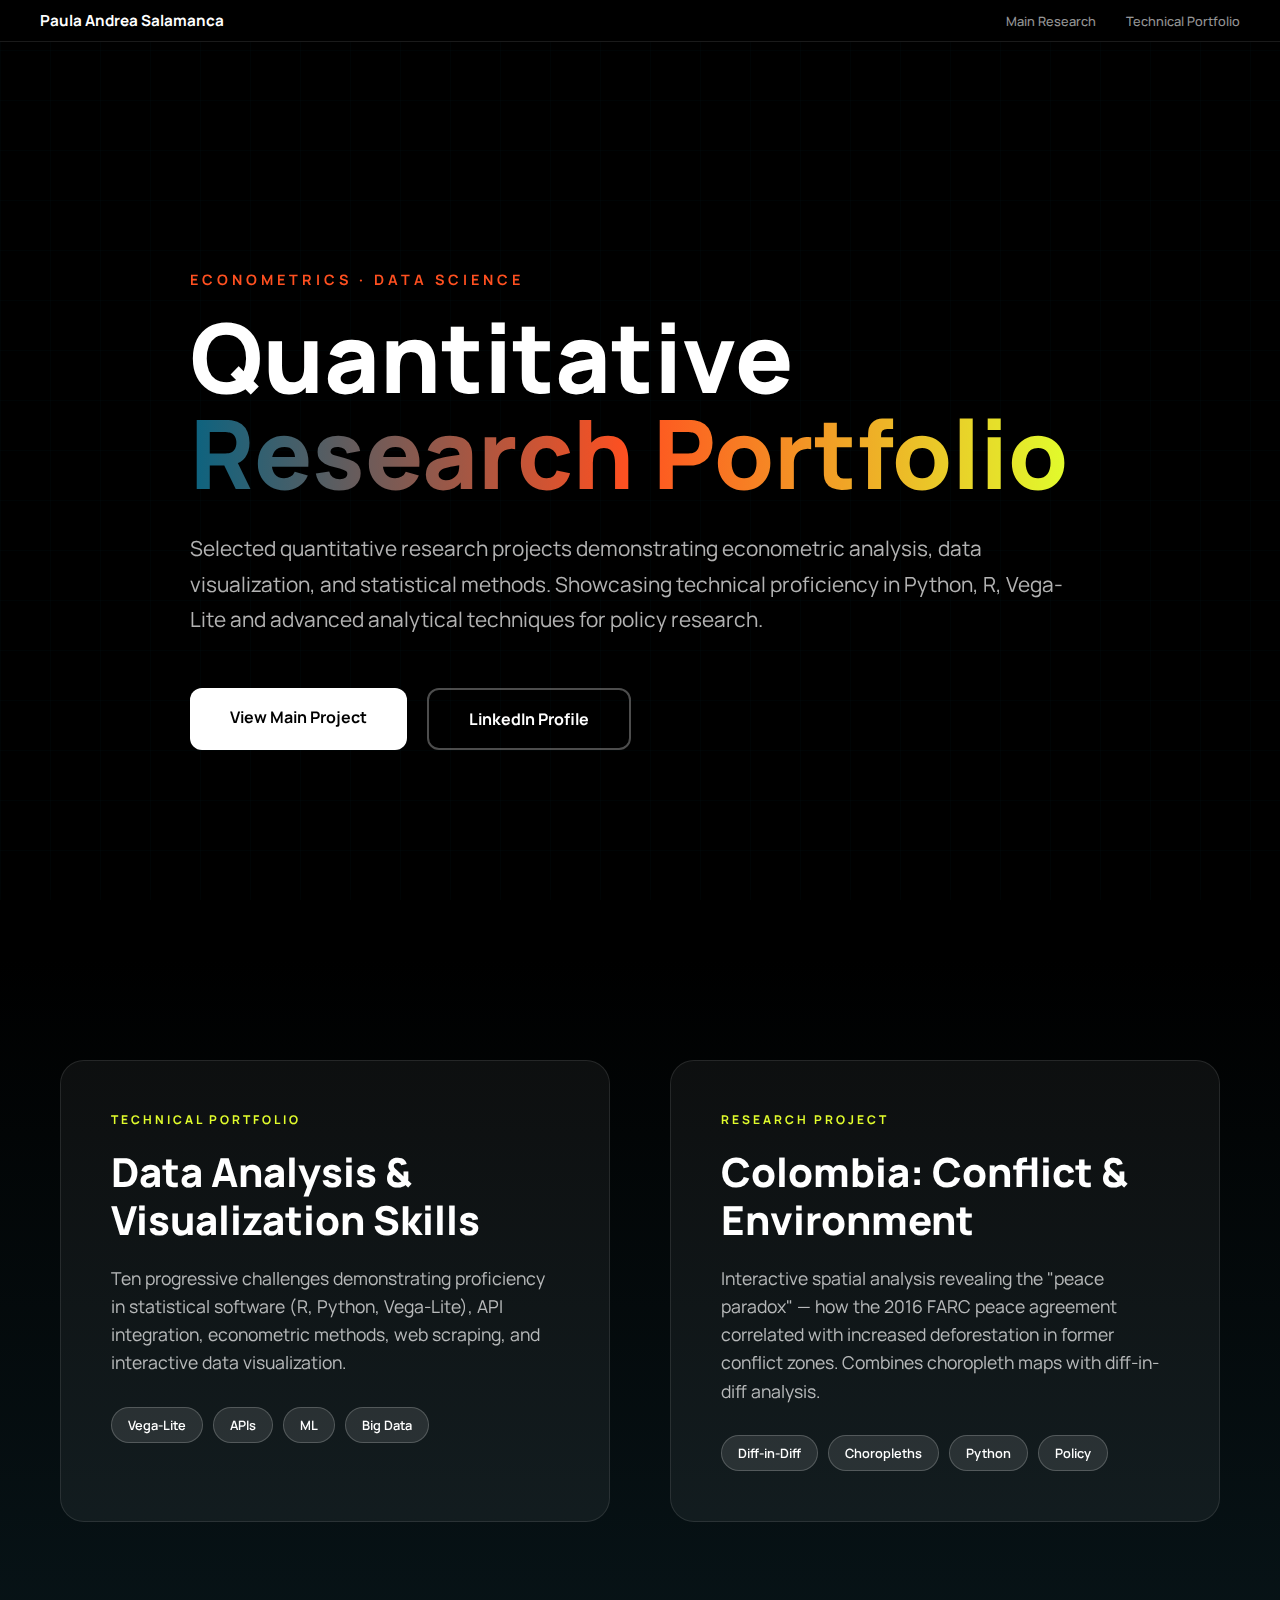
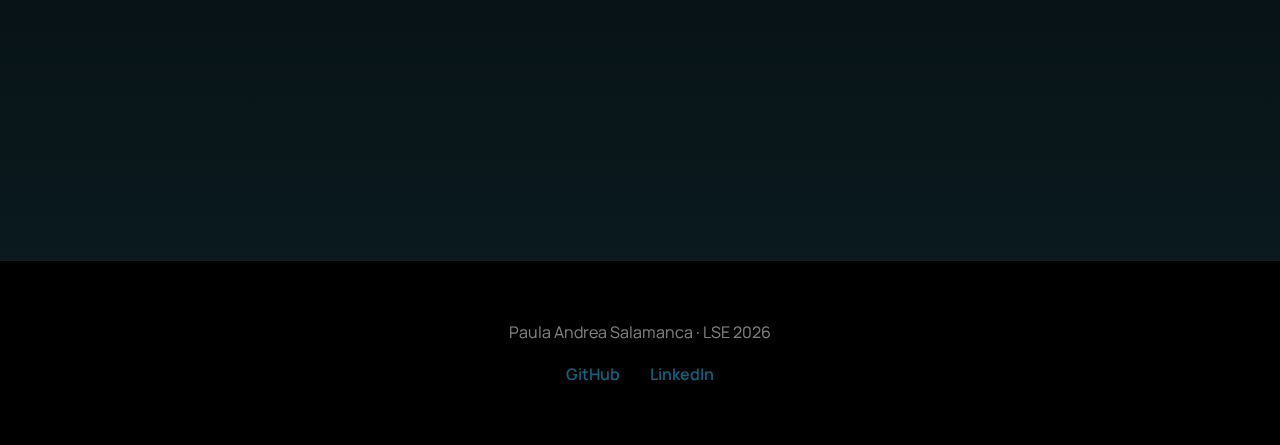
<file: landing.html>
<!DOCTYPE html>
<html lang="en">
<head>
    <meta charset="UTF-8">
    <meta name="viewport" content="width=device-width, initial-scale=1.0">
    <title>Paula Andrea Salamanca - Portfolio</title>
    <link href="https://fonts.googleapis.com/css2?family=Manrope:wght@300;400;500;600;700;800&display=swap" rel="stylesheet">
    <style>
        * {
            margin: 0;
            padding: 0;
            box-sizing: border-box;
        }

        body {
            font-family: 'Manrope', sans-serif;
            background: #000;
            color: white;
            overflow-x: hidden;
        }

        /* Navbar - Negro con texto blanco */
        .navbar {
            position: fixed;
            top: 0;
            left: 0;
            right: 0;
            background: #000;
            padding: 10px 40px;
            display: flex;
            justify-content: space-between;
            align-items: center;
            border-bottom: 1px solid rgba(255, 255, 255, 0.1);
            z-index: 1000;
        }

        .navbar-name {
            font-weight: 700;
            color: white;
            font-size: 0.95em;
        }

        .navbar-links {
            display: flex;
            gap: 30px;
        }

        .navbar-links a {
            color: rgba(255, 255, 255, 0.6);
            text-decoration: none;
            font-weight: 500;
            font-size: 0.8em;
            transition: color 0.3s ease;
        }

        .navbar-links a:hover {
            color: white;
        }

        /* Animated Background */
        .bg-animated {
            position: fixed;
            top: 0;
            left: 0;
            width: 100%;
            height: 100%;
            z-index: 0;
            opacity: 0.15;
        }

        .bg-grid {
            position: absolute;
            width: 100%;
            height: 100%;
            background-image: 
                linear-gradient(rgba(11, 99, 128, 0.3) 1px, transparent 1px),
                linear-gradient(90deg, rgba(11, 99, 128, 0.3) 1px, transparent 1px);
            background-size: 50px 50px;
            animation: gridMove 20s linear infinite;
        }

        @keyframes gridMove {
            0% { transform: translate(0, 0); }
            100% { transform: translate(50px, 50px); }
        }

        .content {
            position: relative;
            z-index: 1;
            padding-top: 60px;
        }

        /* Hero Full Screen */
        .hero-full {
            min-height: 100vh;
            display: flex;
            align-items: center;
            justify-content: center;
            padding:  0px 60px 0 60px;
            position: relative;
        }

        .hero-content {
            max-width: 900px;
        }

        .hero-eyebrow {
            font-size: 0.9rem;
            color: #FF5020;
            font-weight: 700;
            letter-spacing: 4px;
            text-transform: uppercase;
            margin-bottom: 20px;
        }

        .hero-title {
            font-size: 6rem;
            font-weight: 800;
            line-height: 1;
            margin-bottom: 30px;
        }

        .hero-title .highlight {
            background: linear-gradient(90deg, #0b6380 0%, #FF5020 50%, #e1fc2c 100%);
            -webkit-background-clip: text;
            -webkit-text-fill-color: transparent;
            background-clip: text;
        }

        .hero-description {
            font-size: 1.3rem;
            color: rgba(255, 255, 255, 0.7);
            line-height: 1.7;
            margin-bottom: 50px;
        }

        .cta-buttons {
            display: flex;
            gap: 20px;
        }

        .btn-hero {
            padding: 18px 40px;
            border-radius: 12px;
            font-weight: 700;
            text-decoration: none;
            transition: all 0.3s;
            font-size: 1rem;
            display: inline-block;
        }

        .btn-hero-primary {
            background: white;
            color: #000;
        }

        .btn-hero-primary:hover {
            background: #e1fc2c;
            transform: translateY(-3px);
            box-shadow: 0 10px 30px rgba(225, 252, 44, 0.3);
        }

        .btn-hero-secondary {
            background: transparent;
            color: white;
            border: 2px solid rgba(255, 255, 255, 0.3);
        }

        .btn-hero-secondary:hover {
            border-color: white;
            background: rgba(255, 255, 255, 0.1);
        }

        

        /* Projects Showcase */
        .showcase {
            min-height: 100vh;
            padding: 100px 60px;
            background: linear-gradient(180deg, #000 0%, #0a1a1f 100%);
        }

        .showcase-grid {
            max-width: 1400px;
            margin: 0 auto;
            display: grid;
            grid-template-columns: 1fr 1fr;
            gap: 60px;
        }

        .showcase-card {
            background: rgba(255, 255, 255, 0.05);
            border-radius: 24px;
            padding: 50px;
            border: 1px solid rgba(255, 255, 255, 0.1);
            transition: all 0.4s;
            text-decoration: none;
            color: white;
            position: relative;
            overflow: hidden;
        }

        .showcase-card::before {
            content: '';
            position: absolute;
            top: 0;
            left: 0;
            right: 0;
            height: 4px;
            background: linear-gradient(90deg, #0b6380, #FF5020, #e1fc2c);
            transform: scaleX(0);
            transition: transform 0.4s;
        }

        .showcase-card:hover::before {
            transform: scaleX(1);
        }

        .showcase-card:hover {
            background: rgba(255, 255, 255, 0.08);
            transform: translateY(-10px);
            box-shadow: 0 20px 60px rgba(225, 252, 44, 0.2);
        }

        .card-label {
            font-size: 0.75rem;
            color: #e1fc2c;
            font-weight: 700;
            letter-spacing: 3px;
            text-transform: uppercase;
            margin-bottom: 20px;
        }

        .card-title {
            font-size: 2.5rem;
            font-weight: 800;
            margin-bottom: 20px;
            line-height: 1.2;
        }

        .card-description {
            color: rgba(255, 255, 255, 0.7);
            font-size: 1.1rem;
            line-height: 1.6;
            margin-bottom: 30px;
        }

        .card-tags {
            display: flex;
            flex-wrap: wrap;
            gap: 10px;
        }

        .tag-mini {
            background: rgba(255, 255, 255, 0.1);
            padding: 8px 16px;
            border-radius: 20px;
            font-size: 0.8rem;
            font-weight: 600;
            border: 1px solid rgba(255, 255, 255, 0.2);
        }
    </style>
</head>
<body>
    <!-- Navbar - IGUAL QUE TUS OTROS PROYECTOS -->
    <nav class="navbar">
        <a href="landing.html" class="navbar-name" style="text-decoration: none; color: white;">Paula Andrea Salamanca</a>
        <div class="navbar-links">
            <a href="Main Project/index.html">Main Research</a>
            <a href="Versión2.html">Technical Portfolio</a>
        </div>
    </nav>

    <!-- Animated Background -->
    <div class="bg-animated">
        <div class="bg-grid"></div>
    </div>

    <!-- Content -->
    <div class="content">
        <!-- Hero -->
        <section class="hero-full">
            <div class="hero-content">
                <div class="hero-eyebrow">Econometrics · Data Science</div>
                <h1 class="hero-title">
                    Quantitative<br>
                     <span class="highlight">Research Portfolio</span>
                </h1>
                <p class="hero-description">
                    Selected quantitative research projects demonstrating econometric analysis, data visualization, and statistical methods. Showcasing technical proficiency in Python, R, Vega-Lite and advanced analytical techniques for policy research.
                </p>
                <div class="cta-buttons">
                    <a href="Main Project/index.html" class="btn-hero btn-hero-primary">View Main Project</a>
<a href="https://www.linkedin.com/in/paulasalamanca/" class="btn-hero btn-hero-secondary">LinkedIn Profile</a>
                </div>
            </div>
        </section>
        

        <!-- Projects Showcase -->
        <section class="showcase" id="work">
            <div class="showcase-grid">
                <!-- Card 1 -->
                <a href="Versión2.html" class="showcase-card">
                    <div class="card-label">Technical Portfolio</div>
                    <h3 class="card-title">Data Analysis & Visualization Skills</h3>
                    <p class="card-description">
                        Ten progressive challenges demonstrating proficiency in statistical software (R, Python, Vega-Lite), API integration, econometric methods, web scraping, and interactive data visualization.
                    </p>
                    <div class="card-tags">
                        <span class="tag-mini">Vega-Lite</span>
                        <span class="tag-mini">APIs</span>
                        <span class="tag-mini">ML</span>
                        <span class="tag-mini">Big Data</span>
                    </div>
                </a>

                <!-- Card 2 -->
                <a href="Main Project/index.html" class="showcase-card">
                    <div class="card-label">Research Project</div>
                    <h3 class="card-title">Colombia: Conflict & Environment</h3>
                    <p class="card-description">
                        Interactive spatial analysis revealing the "peace paradox" — how the 2016 FARC peace agreement correlated with increased deforestation in former conflict zones. Combines choropleth maps with diff-in-diff analysis.
                    </p>
                    <div class="card-tags">
                        <span class="tag-mini">Diff-in-Diff</span>
                        <span class="tag-mini">Choropleths</span>
                        <span class="tag-mini">Python</span>
                        <span class="tag-mini">Policy</span>
                    </div>
                </a>
            </div>
        </section>

        <!-- Footer -->
        <footer style="background: #000; padding: 60px; text-align: center; border-top: 1px solid rgba(255,255,255,0.1);">
            <p style="color: rgba(255,255,255,0.5); margin-bottom: 20px;">Paula Andrea Salamanca · LSE 2026</p>
            <div style="display: flex; justify-content: center; gap: 30px;">
                <a href="https://github.com/paulasalamancar/paulasalamancar.github.io" style="color: #0b6380; text-decoration: none; font-weight: 600;">GitHub</a>
                <a href="https://www.linkedin.com/in/paulasalamanca/" style="color: #0b6380; text-decoration: none; font-weight: 600;">LinkedIn</a>
            </div>
        </footer>
    </div>
</body>
</html>
</file>
